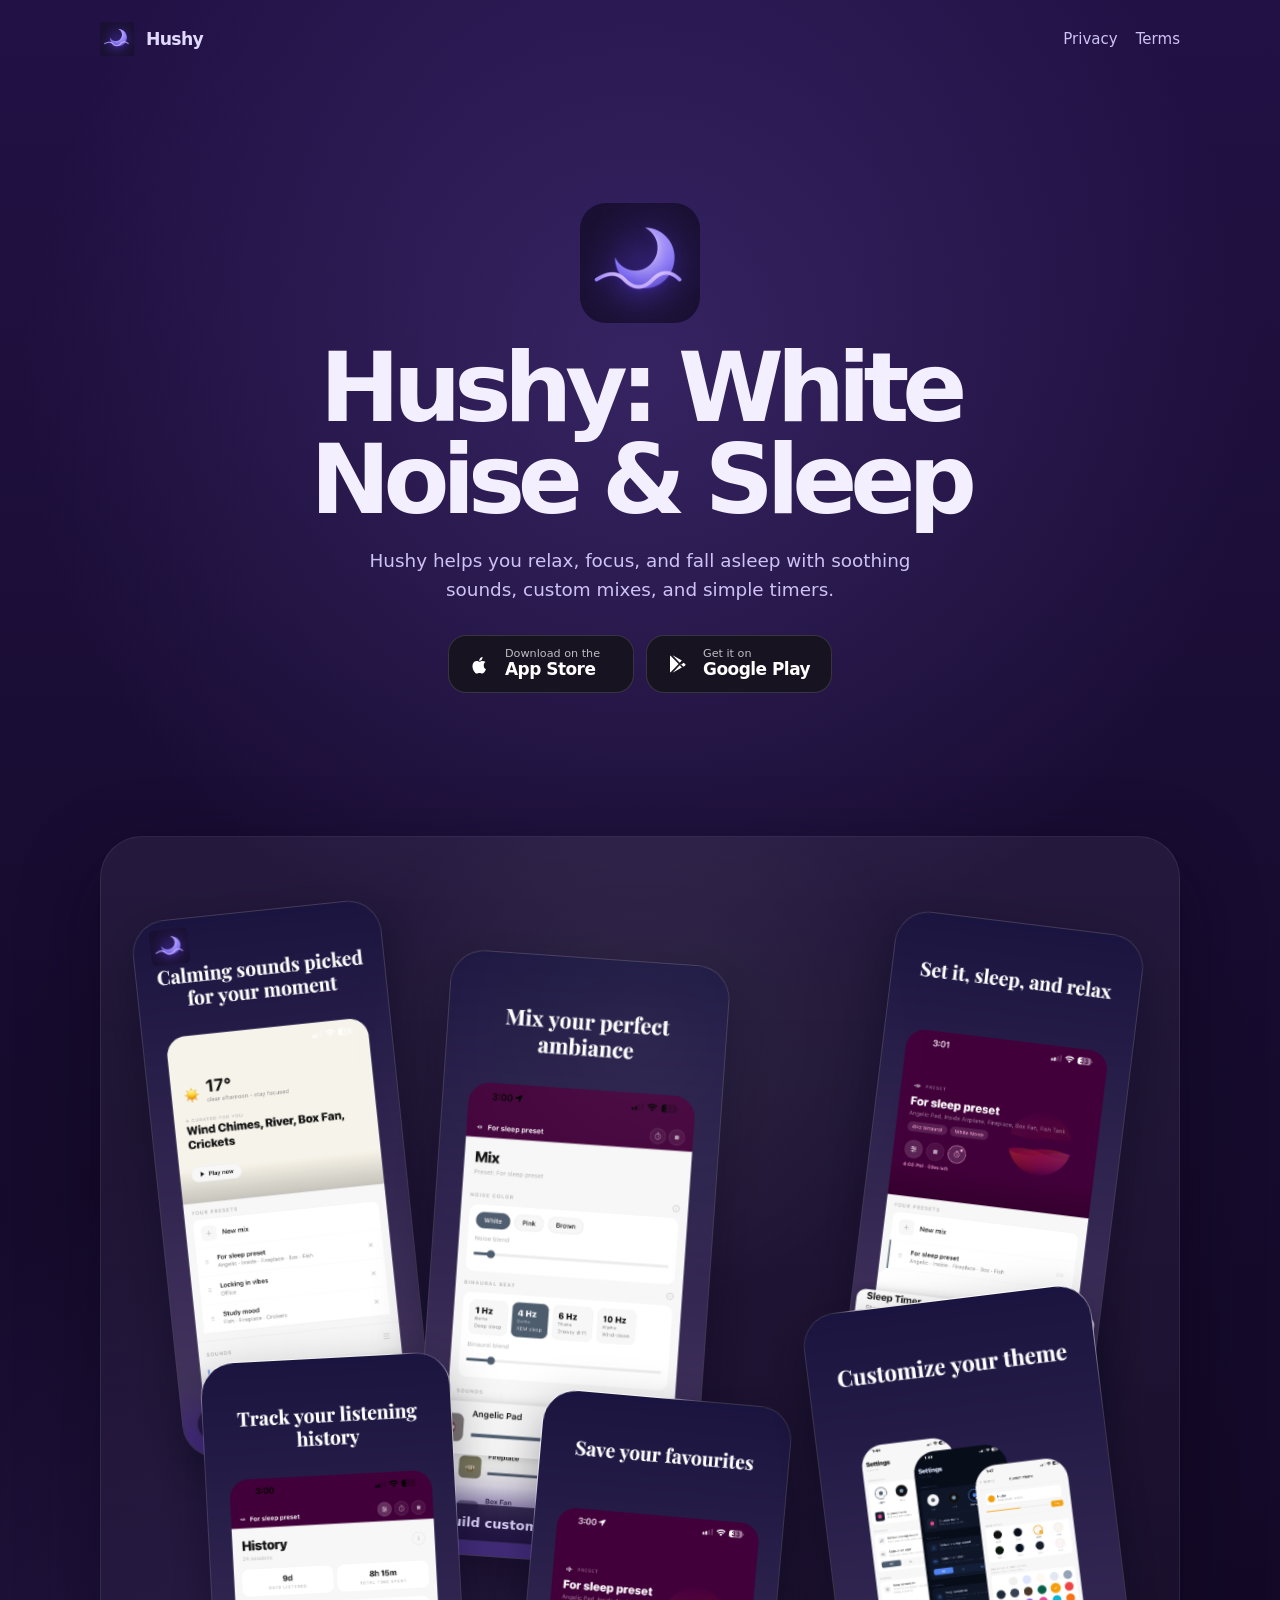
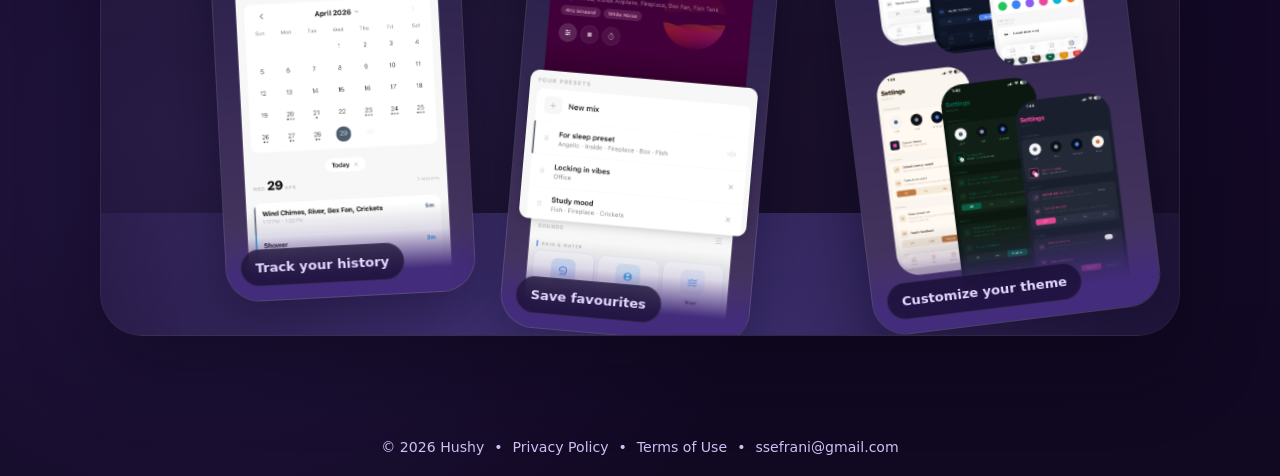
<file: index.html>
<!doctype html>
<html lang="en">
<head>
  <meta charset="utf-8" />
  <meta name="viewport" content="width=device-width, initial-scale=1" />
  <title>Hushy — White Noise for Sleep & Focus</title>
  <meta name="description" content="Hushy is a simple white noise app for sleep, focus, and relaxation." />
  <meta name="theme-color" content="#3C2260" />
  <link rel="icon" href="assets/hushy-icon-small.png" type="image/png" />
  <link rel="apple-touch-icon" href="assets/hushy-icon-large.png" />
  <link rel="stylesheet" href="assets/styles.css" />
</head>
<body class="landing-body">
  <main class="landing">
    <nav class="topbar">
      <a class="brand" href="index.html" aria-label="Hushy home">
        <img src="assets/hushy-icon-small.png" alt="" />
        <span>Hushy</span>
      </a>

      <div class="nav-links">
        <a href="privacy.html">Privacy</a>
        <a href="terms.html">Terms</a>
      </div>
    </nav>

    <section class="hero">
      <img class="app-icon" src="assets/hushy-icon-large.png" alt="Hushy app icon" />

      <h1>Hushy: White Noise & Sleep</h1>
      <p class="subtitle">
        Hushy helps you relax, focus, and fall asleep with soothing sounds,
        custom mixes, and simple timers.
      </p>

      <div class="store-row">
        <a class="store-button" href="https://apps.apple.com/app/id6762588325" aria-label="Download Hushy on the App Store">
          <span class="store-icon apple" aria-hidden="true">
            <svg viewBox="0 0 24 24" role="img" focusable="false">
              <path d="M16.75 13.02c-.02-2.08 1.7-3.08 1.78-3.13-1-.71-2.5-.81-3.02-.82-1.27-.13-2.5.74-3.15.74-.66 0-1.67-.72-2.75-.7-1.4.02-2.7.82-3.42 2.08-1.46 2.53-.37 6.25 1.03 8.3.7 1 1.52 2.12 2.6 2.08 1.05-.04 1.45-.67 2.72-.67 1.26 0 1.62.67 2.73.65 1.13-.02 1.84-1 2.51-2.01.8-1.14 1.13-2.26 1.14-2.32-.02-.01-2.15-.82-2.17-3.2ZM14.68 7.72c.56-.7.94-1.66.84-2.62-.81.03-1.82.56-2.4 1.25-.53.61-.99 1.61-.87 2.55.91.07 1.85-.46 2.43-1.18Z" />
            </svg>
          </span>
          <span>
            <small>Download on the</small>
            <strong>App Store</strong>
          </span>
        </a>

        <a class="store-button" href="https://play.google.com/store/apps/details?id=com.hushy" aria-label="Get Hushy on Google Play">
          <span class="store-icon play" aria-hidden="true">
            <svg viewBox="0 0 24 24" role="img" focusable="false">
              <path d="M5.35 3.47c-.22.24-.35.6-.35 1.05v14.96c0 .45.13.81.35 1.05l8.26-8.53-8.26-8.53Zm9.35 7.4 2.18-2.25L7.55 3.35l7.15 7.52Zm0 2.26-7.15 7.52 9.33-5.27-2.18-2.25Zm1.08-1.13 2.56 2.7 1.18-.67c.64-.36.99-.82.99-1.31s-.35-.95-.99-1.31l-1.18-.67-2.56 2.7Z" />
            </svg>
          </span>
          <span>
            <small>Get it on</small>
            <strong>Google Play</strong>
          </span>
        </a>
      </div>

    </section>

    <section class="showcase" aria-labelledby="showcase-title">

      <div class="showcase-stage" aria-label="App preview gallery">
        <figure class="showcase-card card-curated">
          <img src="assets/feature-curated.png" alt="Hushy home screen with curated sounds and presets." />
          <figcaption>Curated suggestions</figcaption>
        </figure>

        <figure class="showcase-card card-mix">
          <img src="assets/feature-mix.png" alt="Hushy mix screen with sound controls and sliders." />
          <figcaption>Build custom mixes</figcaption>
        </figure>

        <figure class="showcase-card card-sleep">
          <img src="assets/feature-sleep.png" alt="Hushy preset screen with timer and playback controls." />
          <figcaption>Sleep-friendly timers</figcaption>
        </figure>

        <figure class="showcase-card card-history">
          <img src="assets/feature-history.png" alt="Hushy history screen showing listening sessions and calendar." />
          <figcaption>Track your history</figcaption>
        </figure>

        <figure class="showcase-card card-favourites">
          <img src="assets/feature-favourites.png" alt="Hushy screen highlighting saved favourite presets and sounds." />
          <figcaption>Save favourites</figcaption>
        </figure>

        <figure class="showcase-card card-theme">
          <img src="assets/feature-theme.png" alt="Hushy settings screens showing different customizable themes." />
          <figcaption>Customize your theme</figcaption>
        </figure>
      </div>
    </section>

    <footer class="landing-footer">
      <span>© 2026 Hushy</span>
      <span>•</span>
      <a href="privacy.html">Privacy Policy</a>
      <span>•</span>
      <a href="terms.html">Terms of Use</a>
      <span>•</span>
      <a class="footer-contact" href="mailto:ssefrani@gmail.com?subject=Hushy%20Support" aria-label="Email Hushy support at ssefrani@gmail.com">ssefrani@gmail.com</a>
    </footer>
  </main>

  <script>
    const APP_STORE_URL = 'https://apps.apple.com/app/id6762588325';
    const PLAY_STORE_URL = 'https://play.google.com/store/apps/details?id=com.hushy';
    const SUPPORT_EMAIL = 'ssefrani@gmail.com';
    const SUPPORT_MAIL_URL = 'mailto:ssefrani@gmail.com?subject=Hushy%20Support';
  </script>
</body>
</html>
</file>
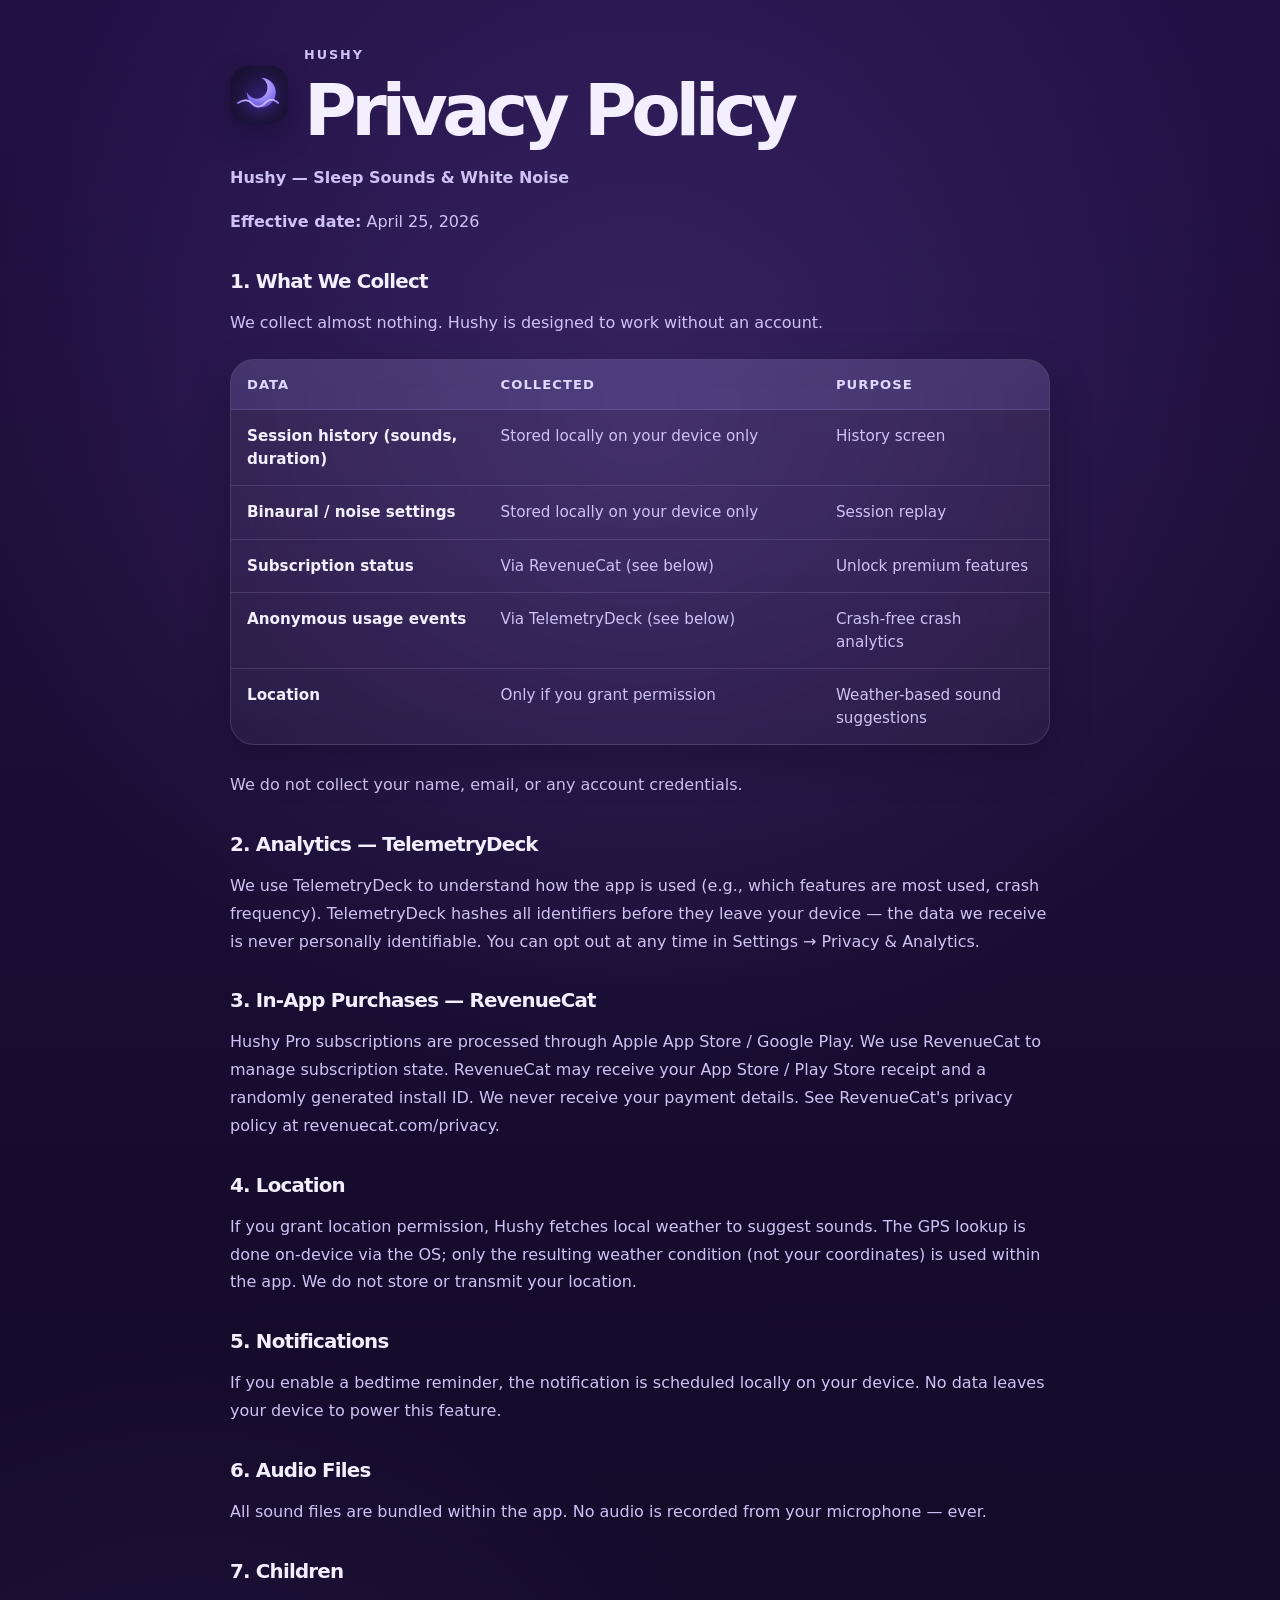
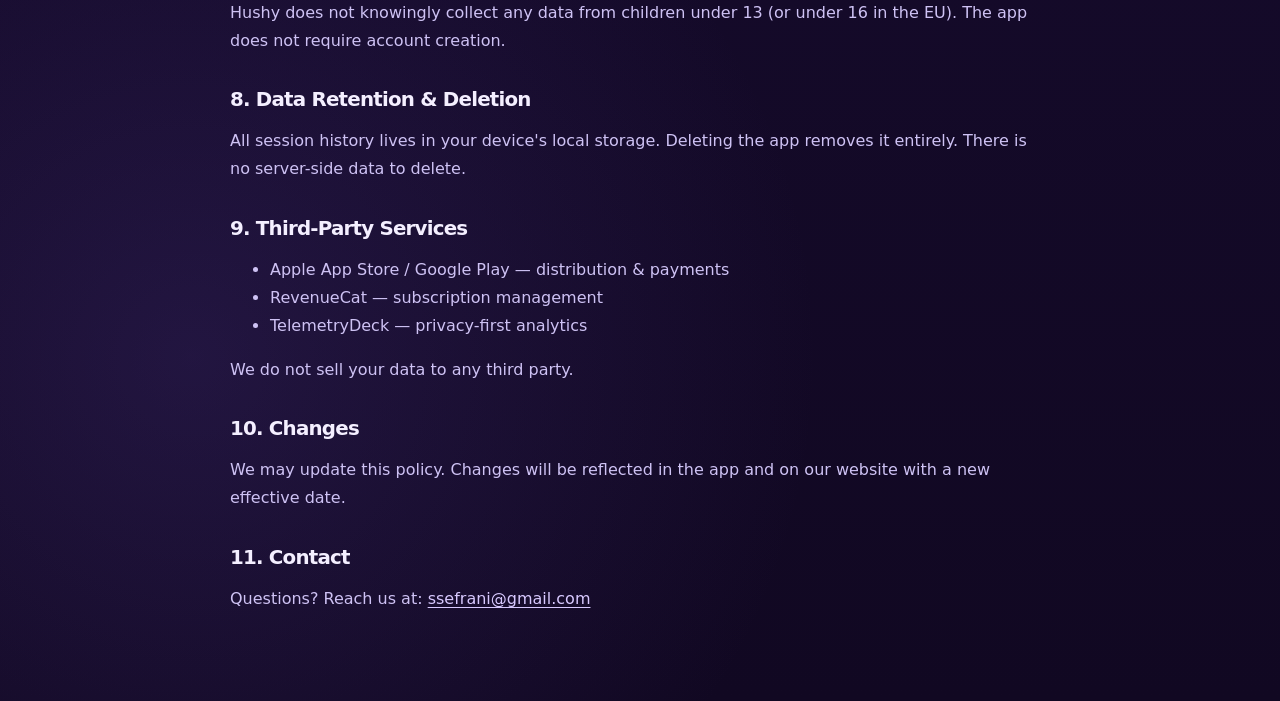
<file: privacy.html>
<!doctype html>
<html lang="en">
<head>
  <meta charset="utf-8" />
  <meta name="viewport" content="width=device-width, initial-scale=1" />
  <title>Privacy Policy — Hushy</title>
  <meta name="description" content="Privacy Policy for Hushy." />
  <meta name="theme-color" content="#3C2260" />
  <link rel="icon" href="assets/hushy-icon-small.png" type="image/png" />
  <link rel="apple-touch-icon" href="assets/hushy-icon-large.png" />
  <link rel="stylesheet" href="assets/styles.css" />
</head>
<body>
  <main class="legal">
    <div class="legal-header">
      <img class="legal-icon" src="assets/hushy-icon-small.png" alt="" />
      <div>
        <p class="legal-kicker">Hushy</p>
        <h1>Privacy Policy</h1>
      </div>
    </div>
    <p><strong>Hushy — Sleep Sounds &amp; White Noise</strong></p>
    <p><strong>Effective date:</strong> April 25, 2026</p>

    <h2>1. What We Collect</h2>
    <p>We collect almost nothing. Hushy is designed to work without an account.</p>

    <table>
      <thead>
        <tr>
          <th>Data</th>
          <th>Collected</th>
          <th>Purpose</th>
        </tr>
      </thead>
      <tbody>
        <tr>
          <td>Session history (sounds, duration)</td>
          <td>Stored locally on your device only</td>
          <td>History screen</td>
        </tr>
        <tr>
          <td>Binaural / noise settings</td>
          <td>Stored locally on your device only</td>
          <td>Session replay</td>
        </tr>
        <tr>
          <td>Subscription status</td>
          <td>Via RevenueCat (see below)</td>
          <td>Unlock premium features</td>
        </tr>
        <tr>
          <td>Anonymous usage events</td>
          <td>Via TelemetryDeck (see below)</td>
          <td>Crash-free crash analytics</td>
        </tr>
        <tr>
          <td>Location</td>
          <td>Only if you grant permission</td>
          <td>Weather-based sound suggestions</td>
        </tr>
      </tbody>
    </table>

    <p>We do not collect your name, email, or any account credentials.</p>

    <h2>2. Analytics — TelemetryDeck</h2>
    <p>
      We use TelemetryDeck to understand how the app is used (e.g., which features are most used,
      crash frequency). TelemetryDeck hashes all identifiers before they leave your device — the data
      we receive is never personally identifiable. You can opt out at any time in Settings → Privacy
      &amp; Analytics.
    </p>

    <h2>3. In-App Purchases — RevenueCat</h2>
    <p>
      Hushy Pro subscriptions are processed through Apple App Store / Google Play. We use RevenueCat
      to manage subscription state. RevenueCat may receive your App Store / Play Store receipt and a
      randomly generated install ID. We never receive your payment details. See RevenueCat's privacy
      policy at revenuecat.com/privacy.
    </p>

    <h2>4. Location</h2>
    <p>
      If you grant location permission, Hushy fetches local weather to suggest sounds. The GPS lookup
      is done on-device via the OS; only the resulting weather condition (not your coordinates) is used
      within the app. We do not store or transmit your location.
    </p>

    <h2>5. Notifications</h2>
    <p>
      If you enable a bedtime reminder, the notification is scheduled locally on your device. No data
      leaves your device to power this feature.
    </p>

    <h2>6. Audio Files</h2>
    <p>
      All sound files are bundled within the app. No audio is recorded from your microphone — ever.
    </p>

    <h2>7. Children</h2>
    <p>
      Hushy does not knowingly collect any data from children under 13 (or under 16 in the EU). The app
      does not require account creation.
    </p>

    <h2>8. Data Retention &amp; Deletion</h2>
    <p>
      All session history lives in your device's local storage. Deleting the app removes it entirely.
      There is no server-side data to delete.
    </p>

    <h2>9. Third-Party Services</h2>
    <ul>
      <li>Apple App Store / Google Play — distribution &amp; payments</li>
      <li>RevenueCat — subscription management</li>
      <li>TelemetryDeck — privacy-first analytics</li>
    </ul>
    <p>We do not sell your data to any third party.</p>

    <h2>10. Changes</h2>
    <p>
      We may update this policy. Changes will be reflected in the app and on our website with a new
      effective date.
    </p>

    <h2>11. Contact</h2>
    <p>
      Questions? Reach us at: <a href="mailto:ssefrani@gmail.com">ssefrani@gmail.com</a>
    </p>
  </main>
</body>
</html>
</file>
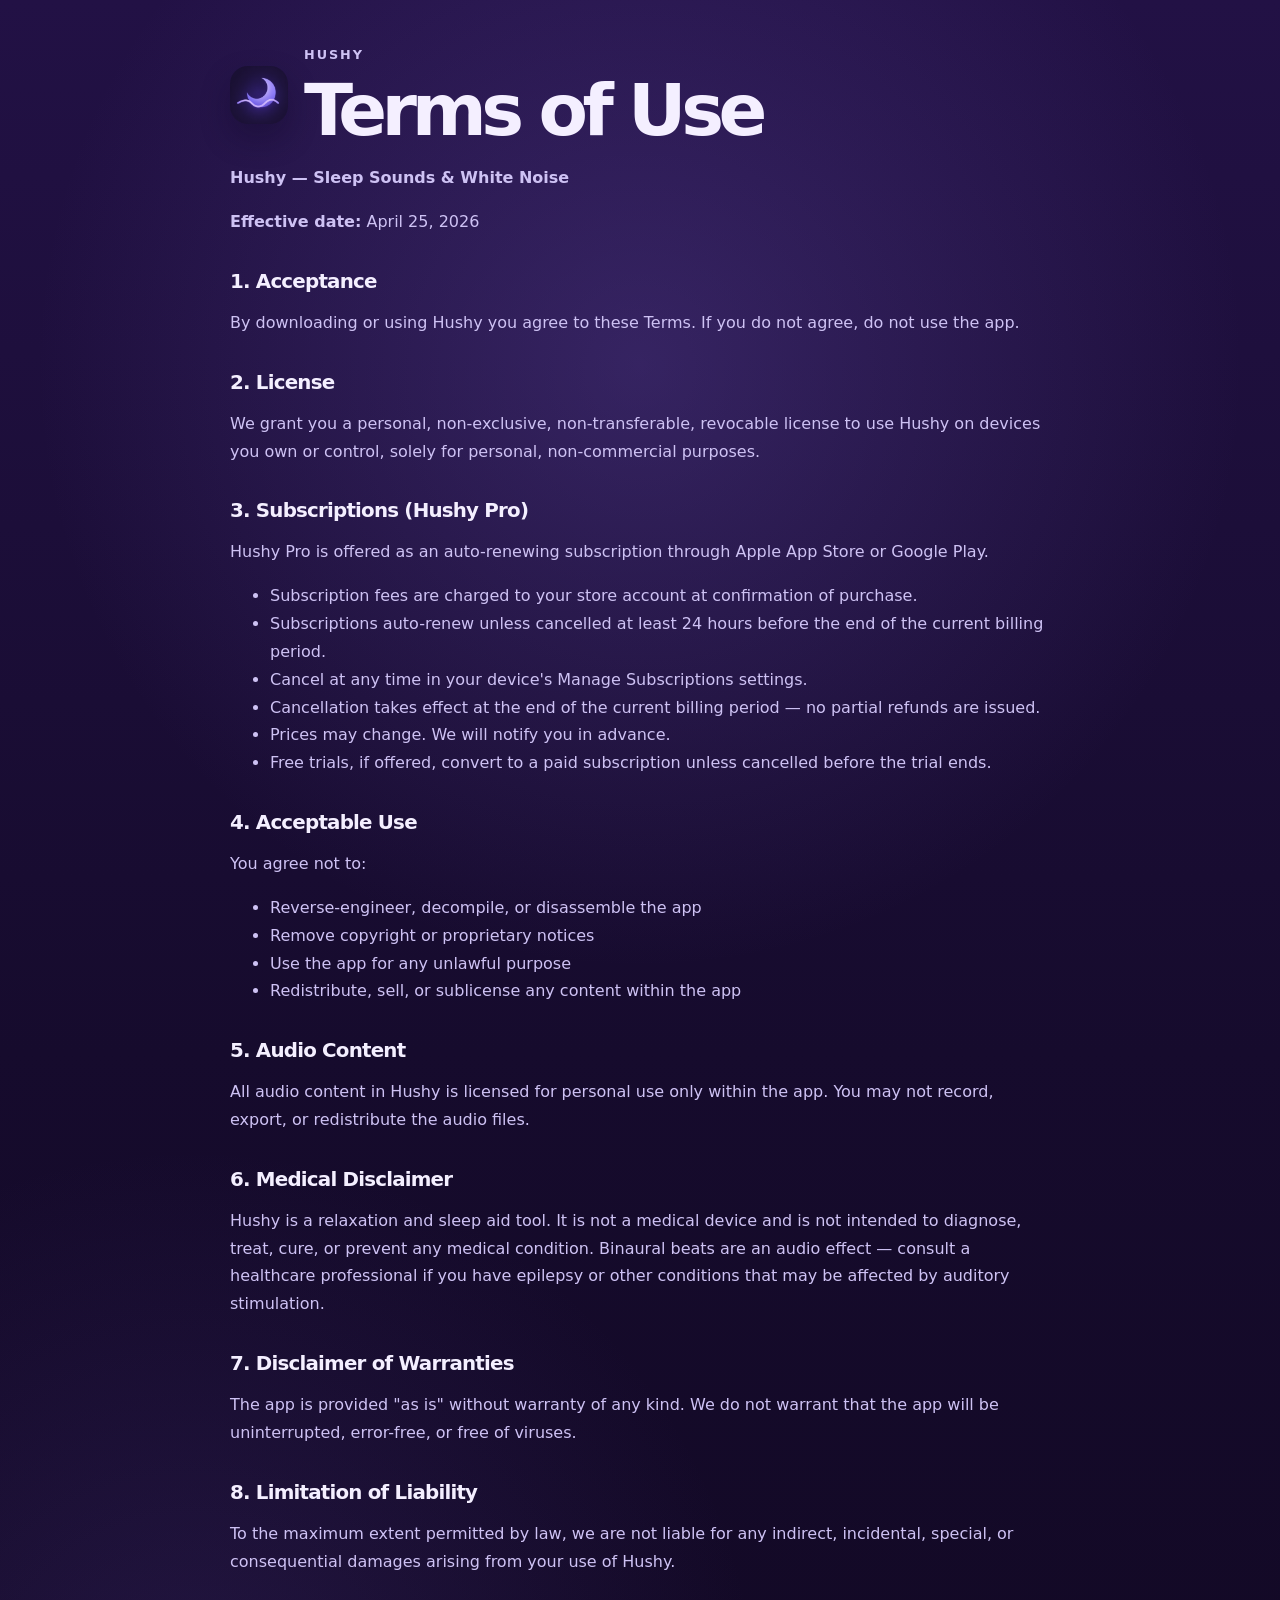
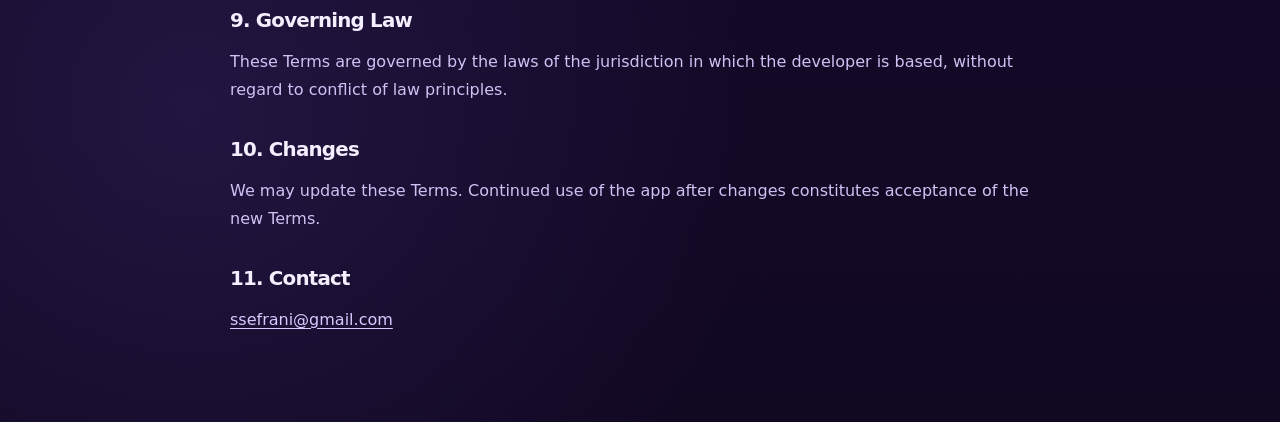
<file: terms.html>
<!doctype html>
<html lang="en">
<head>
  <meta charset="utf-8" />
  <meta name="viewport" content="width=device-width, initial-scale=1" />
  <title>Terms of Use — Hushy</title>
  <meta name="description" content="Terms of Use for Hushy." />
  <meta name="theme-color" content="#3C2260" />
  <link rel="icon" href="assets/hushy-icon-small.png" type="image/png" />
  <link rel="apple-touch-icon" href="assets/hushy-icon-large.png" />
  <link rel="stylesheet" href="assets/styles.css" />
</head>
<body>
  <main class="legal">
    <div class="legal-header">
      <img class="legal-icon" src="assets/hushy-icon-small.png" alt="" />
      <div>
        <p class="legal-kicker">Hushy</p>
        <h1>Terms of Use</h1>
      </div>
    </div>
    <p><strong>Hushy — Sleep Sounds &amp; White Noise</strong></p>
    <p><strong>Effective date:</strong> April 25, 2026</p>

    <h2>1. Acceptance</h2>
    <p>
      By downloading or using Hushy you agree to these Terms. If you do not agree, do not use the app.
    </p>

    <h2>2. License</h2>
    <p>
      We grant you a personal, non-exclusive, non-transferable, revocable license to use Hushy on devices
      you own or control, solely for personal, non-commercial purposes.
    </p>

    <h2>3. Subscriptions (Hushy Pro)</h2>
    <p>
      Hushy Pro is offered as an auto-renewing subscription through Apple App Store or Google Play.
    </p>
    <ul>
      <li>Subscription fees are charged to your store account at confirmation of purchase.</li>
      <li>Subscriptions auto-renew unless cancelled at least 24 hours before the end of the current billing period.</li>
      <li>Cancel at any time in your device's Manage Subscriptions settings.</li>
      <li>Cancellation takes effect at the end of the current billing period — no partial refunds are issued.</li>
      <li>Prices may change. We will notify you in advance.</li>
      <li>Free trials, if offered, convert to a paid subscription unless cancelled before the trial ends.</li>
    </ul>

    <h2>4. Acceptable Use</h2>
    <p>You agree not to:</p>
    <ul>
      <li>Reverse-engineer, decompile, or disassemble the app</li>
      <li>Remove copyright or proprietary notices</li>
      <li>Use the app for any unlawful purpose</li>
      <li>Redistribute, sell, or sublicense any content within the app</li>
    </ul>

    <h2>5. Audio Content</h2>
    <p>
      All audio content in Hushy is licensed for personal use only within the app. You may not record,
      export, or redistribute the audio files.
    </p>

    <h2>6. Medical Disclaimer</h2>
    <p>
      Hushy is a relaxation and sleep aid tool. It is not a medical device and is not intended to diagnose,
      treat, cure, or prevent any medical condition. Binaural beats are an audio effect — consult a healthcare
      professional if you have epilepsy or other conditions that may be affected by auditory stimulation.
    </p>

    <h2>7. Disclaimer of Warranties</h2>
    <p>
      The app is provided "as is" without warranty of any kind. We do not warrant that the app will be
      uninterrupted, error-free, or free of viruses.
    </p>

    <h2>8. Limitation of Liability</h2>
    <p>
      To the maximum extent permitted by law, we are not liable for any indirect, incidental, special, or
      consequential damages arising from your use of Hushy.
    </p>

    <h2>9. Governing Law</h2>
    <p>
      These Terms are governed by the laws of the jurisdiction in which the developer is based, without
      regard to conflict of law principles.
    </p>

    <h2>10. Changes</h2>
    <p>
      We may update these Terms. Continued use of the app after changes constitutes acceptance of the new Terms.
    </p>

    <h2>11. Contact</h2>
    <p>
      <a href="mailto:ssefrani@gmail.com">ssefrani@gmail.com</a>
    </p>
  </main>
</body>
</html>
</file>
<file: assets/styles.css>
:root {
  --background: #160b2d;
  --background-alt: #201142;
  --surface: rgba(67, 44, 123, 0.36);
  --surface-strong: rgba(88, 63, 154, 0.48);
  --surface-soft: rgba(255, 255, 255, 0.06);
  --text: #f4efff;
  --muted: #cec2f4;
  --muted-strong: #e1d8ff;
  --accent: #a595ff;
  --accent-soft: #d8c9ff;
  --accent-glow: rgba(172, 154, 255, 0.24);
  --border: rgba(218, 207, 255, 0.14);
  --shadow: 0 28px 80px rgba(8, 4, 21, 0.45);
  --shadow-soft: 0 16px 40px rgba(8, 4, 21, 0.26);
}

* {
  box-sizing: border-box;
}

html {
  background:
    radial-gradient(circle at 50% 18%, rgba(116, 89, 194, 0.28), transparent 34%),
    radial-gradient(circle at 15% 85%, rgba(90, 65, 160, 0.22), transparent 28%),
    linear-gradient(180deg, #221145 0%, #160b2d 52%, #110822 100%);
}

body {
  margin: 0;
  font-family: Inter, ui-sans-serif, system-ui, -apple-system, BlinkMacSystemFont, "Segoe UI", sans-serif;
  color: var(--text);
  background: transparent;
}

main,
.topbar,
.hero,
.legal {
  position: relative;
  z-index: 1;
}

a {
  color: inherit;
  text-decoration: none;
}

.landing-body {
  min-height: 100dvh;
}

.landing {
  width: min(1080px, calc(100% - 32px));
  min-height: 100dvh;
  margin: 0 auto;
  display: grid;
  grid-template-rows: auto auto auto auto;
}

.topbar {
  height: 78px;
  display: flex;
  align-items: center;
  justify-content: space-between;
}

.brand,
.nav-links {
  display: flex;
  align-items: center;
}

.brand {
  gap: 12px;
  font-size: 1.08rem;
  font-weight: 800;
  letter-spacing: -0.04em;
  color: var(--muted-strong);
}

.brand img {
  width: 34px;
  height: 34px;
}

.nav-links {
  gap: 18px;
  color: var(--muted);
  font-size: 0.94rem;
}

.nav-links a,
.landing-footer a {
  transition: color 160ms ease, opacity 160ms ease;
}

.nav-links a:hover,
.landing-footer a:hover {
  color: var(--muted-strong);
}

.hero {
  display: grid;
  place-items: center;
  align-content: center;
  text-align: center;
  padding: 28px 0 28px;
  min-height: calc(100dvh - 160px);
}

.app-icon {
  width: clamp(84px, 12vw, 120px);
  height: clamp(84px, 12vw, 120px);
  border-radius: 26px;
  margin-bottom: 20px;
}

.eyebrow {
  margin: 0 0 14px;
  color: var(--accent-soft);
  font-size: 0.74rem;
  font-weight: 800;
  letter-spacing: 0.16em;
  text-transform: uppercase;
}

h1 {
  max-width: 760px;
  margin: 0;
  font-size: clamp(3rem, 8vw, 6rem);
  line-height: 0.95;
  letter-spacing: -0.075em;
}

.subtitle {
  max-width: 560px;
  margin: 20px auto 0;
  color: var(--muted);
  font-size: clamp(1rem, 2vw, 1.15rem);
  line-height: 1.6;
}

.store-row {
  display: flex;
  justify-content: center;
  flex-wrap: wrap;
  gap: 12px;
  margin-top: 30px;
}

.store-button {
  width: 186px;
  min-height: 58px;
  padding: 10px 16px;
  border-radius: 18px;
  display: inline-flex;
  align-items: center;
  gap: 12px;
  justify-content: flex-start;
  text-align: left;
  color: #ffffff;
  background: #171321;
  border: 1px solid rgba(255, 255, 255, 0.14);
  transition: transform 160ms ease, background 160ms ease, border-color 160ms ease;
}

.store-button:hover {
  transform: translateY(-1px);
  background: #211936;
  border-color: rgba(255, 255, 255, 0.22);
}

.store-button small {
  display: block;
  color: rgba(255, 255, 255, 0.72);
  font-size: 0.7rem;
  line-height: 1.1;
}

.store-button strong {
  display: block;
  color: #ffffff;
  font-size: 1.06rem;
  line-height: 1.15;
  letter-spacing: -0.03em;
}

.store-icon {
  width: 28px;
  height: 28px;
  display: inline-grid;
  place-items: center;
  flex: 0 0 28px;
}

.store-icon svg {
  width: 24px;
  height: 24px;
  display: block;
  fill: currentColor;
}

.tiny-note {
  margin: 14px 0 0;
  color: var(--muted);
  font-size: 0.86rem;
}

.showcase {
  padding: 18px 0 82px;
}

.showcase h2 {
  margin: 0;
  font-size: clamp(2rem, 4.8vw, 3.8rem);
  line-height: 1.02;
  letter-spacing: -0.06em;
}

.showcase-stage {
  position: relative;
  min-height: 1100px;
  margin: 0 auto;
  border-radius: 42px;
  background: linear-gradient(180deg, rgba(255,255,255,0.055), rgba(255,255,255,0.02));
  border: 1px solid rgba(255,255,255,0.08);
  box-shadow: var(--shadow);
  overflow: hidden;
}

.showcase-stage::before {
  content: "";
  position: absolute;
  inset: auto -12% -18% -12%;
  height: 320px;
  background: radial-gradient(circle at center, rgba(138, 115, 255, 0.38), rgba(138, 115, 255, 0));
  pointer-events: none;
}

.showcase-stage::after {
  content: "";
  position: absolute;
  inset: 0;
  pointer-events: none;
  background: radial-gradient(circle at 50% 18%, rgba(255,255,255,0.06), transparent 28%);
}

.showcase-card {
  position: absolute;
  margin: 0;
  width: clamp(180px, 22vw, 250px);
  border-radius: 34px;
  overflow: hidden;
  background: rgba(255,255,255,0.05);
  border: 1px solid rgba(255,255,255,0.1);
  box-shadow: 0 18px 50px rgba(6, 4, 20, 0.34);
  backdrop-filter: blur(10px);
  transition: transform 220ms ease, box-shadow 220ms ease;
}

.showcase-card:hover {
  transform: translateY(-6px) scale(1.01);
  box-shadow: 0 26px 70px rgba(6, 4, 20, 0.42);
  z-index: 10;
}

.showcase-card img {
  display: block;
  width: 100%;
  height: auto;
}

.showcase-card figcaption {
  position: absolute;
  left: 14px;
  right: 14px;
  bottom: 14px;
  display: inline-flex;
  width: fit-content;
  max-width: calc(100% - 28px);
  padding: 10px 14px;
  border-radius: 999px;
  font-size: 0.82rem;
  font-weight: 700;
  color: var(--muted-strong);
  background: rgba(20, 11, 45, 0.7);
  border: 1px solid rgba(255,255,255,0.08);
  backdrop-filter: blur(10px);
}

.card-curated {
  top: 72px;
  left: 56px;
  transform: rotate(-6deg);
}

.card-mix {
  top: 120px;
  left: 330px;
  width: clamp(200px, 24vw, 280px);
  transform: rotate(4deg);
}

.card-sleep {
  top: 84px;
  right: 64px;
  transform: rotate(7deg);
}

.card-history {
  top: 520px;
  left: 112px;
  transform: rotate(-3deg);
}

.card-favourites {
  top: 560px;
  left: 420px;
  transform: rotate(5deg);
}

.card-theme {
  top: 460px;
  right: 52px;
  width: clamp(210px, 25vw, 290px);
  transform: rotate(-7deg);
}

.landing-footer {
  min-height: 58px;
  display: flex;
  align-items: center;
  justify-content: center;
  gap: 10px;
  color: var(--muted);
  font-size: 0.88rem;
}

.legal {
  width: min(820px, calc(100% - 32px));
  margin: 0 auto;
  padding: 44px 0 72px;
}

.legal-header {
  display: flex;
  align-items: center;
  gap: 16px;
  margin-bottom: 18px;
}

.legal-icon {
  width: 58px;
  height: 58px;
  border-radius: 18px;
  box-shadow: 0 14px 30px rgba(12, 7, 33, 0.32);
}

.legal-kicker {
  margin: 0 0 8px;
  color: var(--accent-soft);
  font-size: 0.8rem;
  font-weight: 800;
  letter-spacing: 0.15em;
  text-transform: uppercase;
}

.legal h1 {
  font-size: clamp(2.5rem, 7vw, 4.5rem);
  line-height: 1;
  margin: 0;
}

.legal h2 {
  margin: 34px 0 8px;
  font-size: 1.24rem;
  letter-spacing: -0.04em;
  color: var(--text);
}

.legal p,
.legal li {
  color: var(--muted);
  line-height: 1.74;
}

.legal a {
  color: var(--accent-soft);
  text-decoration: underline;
  text-underline-offset: 3px;
}

.legal table {
  width: 100%;
  margin: 22px 0 26px;
  border-collapse: separate;
  border-spacing: 0;
  overflow: hidden;
  color: var(--muted);
  background: linear-gradient(180deg, rgba(255,255,255,0.07), rgba(255,255,255,0.04));
  border: 1px solid var(--border);
  border-radius: 24px;
  box-shadow: var(--shadow-soft);
  backdrop-filter: blur(14px);
}

.legal th,
.legal td {
  padding: 15px 16px;
  text-align: left;
  vertical-align: top;
  border-bottom: 1px solid var(--border);
  line-height: 1.48;
}

.legal th {
  color: var(--muted-strong);
  background: rgba(165, 149, 255, 0.12);
  font-size: 0.82rem;
  font-weight: 800;
  letter-spacing: 0.08em;
  text-transform: uppercase;
}

.legal td {
  font-size: 0.95rem;
}

.legal tr:last-child td {
  border-bottom: 0;
}

.legal td:first-child {
  width: 31%;
  color: var(--text);
  font-weight: 700;
}

.legal td:nth-child(2) {
  width: 41%;
}

@media (max-height: 690px) and (min-width: 720px) {

  .app-icon {
    width: 76px;
    height: 76px;
    margin-bottom: 10px;
  }

  h1 {
    font-size: clamp(2.8rem, 7vw, 5.2rem);
  }

  .subtitle {
    margin-top: 14px;
  }

  .store-row {
    margin-top: 20px;
  }

  .tiny-note {
    display: none;
  }
}

@media (max-width: 980px) {
  .showcase-stage {
    min-height: 980px;
  }

  .card-curated {
    top: 56px;
    left: 20px;
  }

  .card-mix {
    top: 88px;
    left: 250px;
  }

  .card-sleep {
    top: 76px;
    right: 18px;
  }

  .card-history {
    top: 448px;
    left: 58px;
  }

  .card-favourites {
    top: 500px;
    left: 312px;
  }

  .card-theme {
    top: 412px;
    right: 12px;
  }
}

@media (max-width: 640px) {
  .landing {
    min-height: 100dvh;
  }

  .hero {
    min-height: auto;
    padding-top: 22px;
  }

  .nav-links {
    gap: 12px;
    font-size: 0.9rem;
  }

  h1 {
    font-size: clamp(2.9rem, 14vw, 4.5rem);
  }

  .store-button {
    width: min(100%, 246px);
  }

  .landing-footer {
    flex-wrap: wrap;
    min-height: auto;
    padding: 20px 0 24px;
  }

  .showcase {
    padding-top: 4px;
    padding-bottom: 56px;
  }

  .section-copy {
    margin-bottom: 22px;
  }

  .showcase-stage {
    min-height: auto;
    padding: 18px 14px 20px;
    display: grid;
    grid-template-columns: 1fr 1fr;
    gap: 14px;
  }

  .showcase-card {
    position: relative;
    inset: auto;
    width: 100%;
    transform: none !important;
    border-radius: 26px;
  }

  .card-theme,
  .card-mix {
    grid-column: span 2;
  }

  .legal-header {
    align-items: flex-start;
  }

  .legal table,
  .legal thead,
  .legal tbody,
  .legal tr,
  .legal th,
  .legal td {
    display: block;
  }

  .legal table {
    background: transparent;
    border: 0;
    border-radius: 0;
    box-shadow: none;
    backdrop-filter: none;
  }

  .legal thead {
    position: absolute;
    width: 1px;
    height: 1px;
    overflow: hidden;
    clip: rect(0 0 0 0);
    white-space: nowrap;
  }

  .legal tr {
    margin-bottom: 12px;
    padding: 14px 16px;
    background: linear-gradient(180deg, rgba(255,255,255,0.08), rgba(255,255,255,0.05));
    border: 1px solid var(--border);
    border-radius: 20px;
    box-shadow: 0 14px 34px rgba(8, 4, 21, 0.2);
  }

  .legal td {
    width: 100% !important;
    padding: 0;
    border-bottom: 0;
    font-size: 0.95rem;
  }

  .legal td + td {
    margin-top: 10px;
  }

  .legal td::before {
    display: block;
    margin-bottom: 3px;
    color: var(--accent-soft);
    font-size: 0.72rem;
    font-weight: 800;
    letter-spacing: 0.08em;
    text-transform: uppercase;
  }

  .legal td:nth-child(1)::before {
    content: "Data";
  }

  .legal td:nth-child(2)::before {
    content: "Collected";
  }

  .legal td:nth-child(3)::before {
    content: "Purpose";
  }
}
</file>
